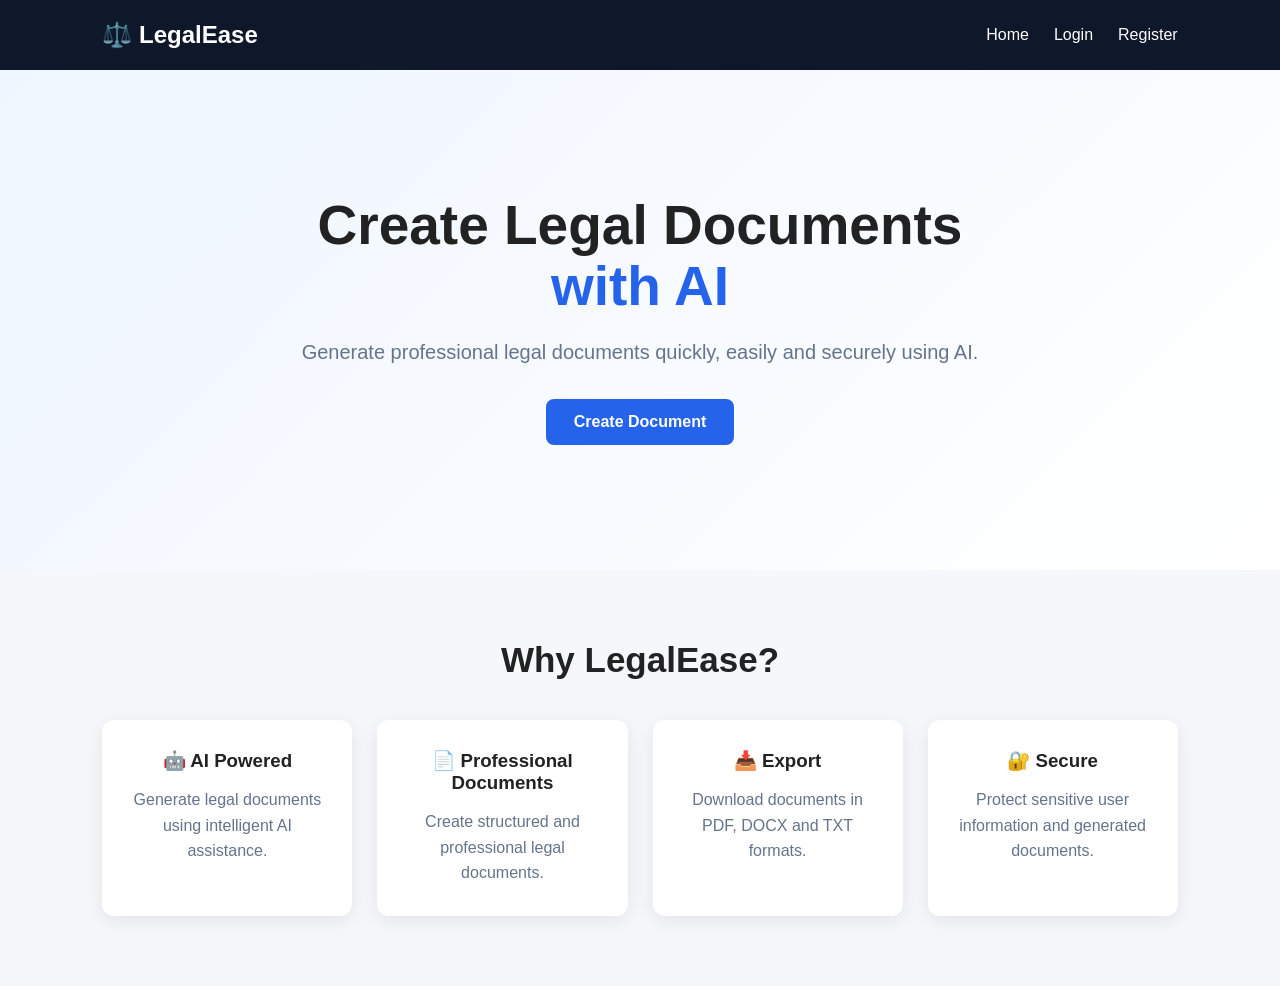
<file: index.html>
<!DOCTYPE html>
<html lang="en">

<head>
    <meta charset="UTF-8">

    <meta name="viewport"
          content="width=device-width, initial-scale=1.0">

    <title>LegalEase - AI Legal Documents</title>

    <link rel="stylesheet"
          href="style.css">
</head>

<body>

    <nav class="navbar">

        <div class="logo">
            ⚖️ LegalEase
        </div>

        <div class="nav-links">
            <a href="/">Home</a>
            <a href="login.html">Login</a>
            <a href="register.html">Register</a>
        </div>

    </nav>


    <section class="hero">

        <div class="hero-content">

            <h1>
                Create Legal Documents
                <span>with AI</span>
            </h1>

            <p>
                Generate professional legal documents
                quickly, easily and securely using AI.
            </p>

            <a href="create_document.html"
               class="btn">
                Create Document
            </a>

        </div>

    </section>


    <section class="features">

        <h2>Why LegalEase?</h2>

        <div class="feature-container">

            <div class="feature-card">
                <h3>🤖 AI Powered</h3>
                <p>
                    Generate legal documents using
                    intelligent AI assistance.
                </p>
            </div>

            <div class="feature-card">
                <h3>📄 Professional Documents</h3>
                <p>
                    Create structured and professional
                    legal documents.
                </p>
            </div>

            <div class="feature-card">
                <h3>📥 Export</h3>
                <p>
                    Download documents in PDF,
                    DOCX and TXT formats.
                </p>
            </div>

            <div class="feature-card">
                <h3>🔐 Secure</h3>
                <p>
                    Protect sensitive user information
                    and generated documents.
                </p>
            </div>

        </div>

    </section>

</body>

</html>
</file>
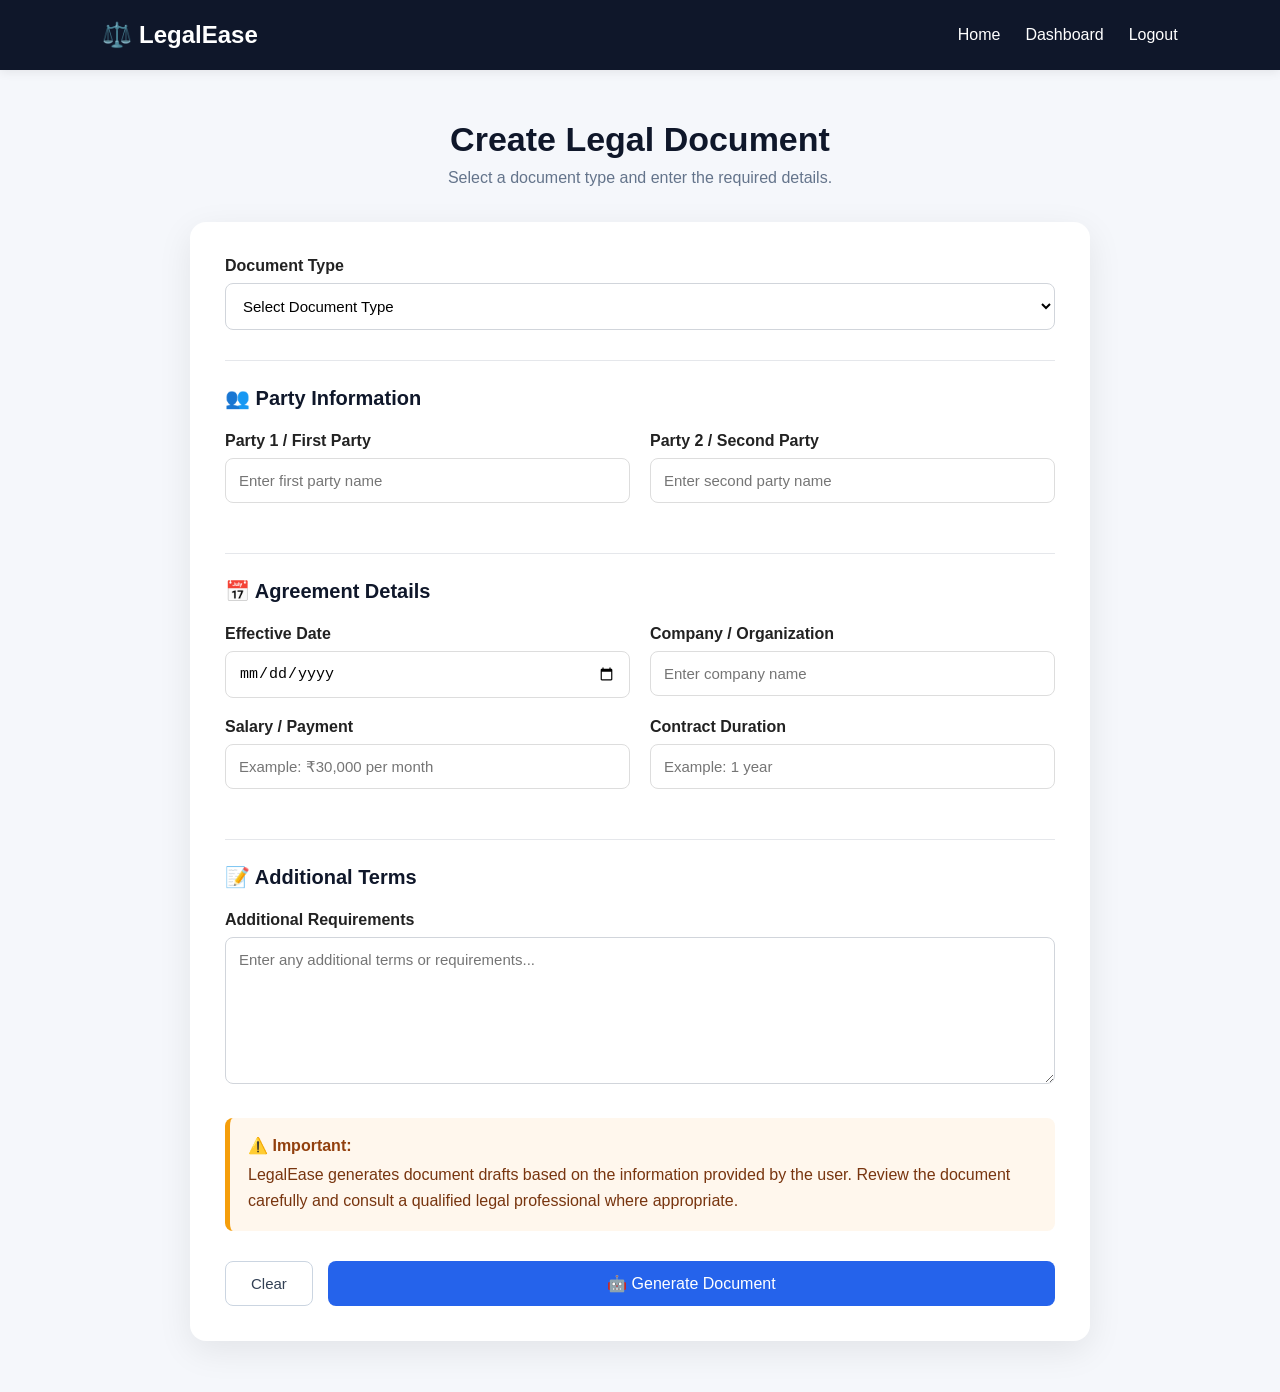
<file: create_document.html>
<!DOCTYPE html>
<html lang="en">

<head>

    <meta charset="UTF-8">

    <meta name="viewport"
          content="width=device-width, initial-scale=1.0">

    <title>LegalEase - Create Document</title>

    <link rel="stylesheet"
          href="style.css">

</head>


<body>


<!-- ================= NAVBAR ================= -->

<nav class="navbar">

    <div class="logo">
        ⚖️ LegalEase
    </div>


    <div class="nav-links">

        <a href="index.html">
            Home
        </a>

        <a href="dashboard.html">
            Dashboard
        </a>

        <a href="login.html">
            Logout
        </a>

    </div>

</nav>


<!-- ================= PAGE ================= -->

<div class="document-container">


    <div class="document-header">

        <h1>
            Create Legal Document
        </h1>

        <p>
            Select a document type and enter the required details.
        </p>

    </div>


    <!-- ================= FORM ================= -->

    <form
       action="/generate-document" method="POST" class="document-form">


        <!-- Document Type -->

        <div class="form-group">

            <label for="document_type">
                Document Type
            </label>

            <select
                id="document_type"
                name="document_type"
                required
                onchange="showFields()">

                <option value="">
                    Select Document Type
                </option>

                <option value="Employment Contract">
                    Employment Contract
                </option>

                <option value="NDA">
                    Non-Disclosure Agreement (NDA)
                </option>

                <option value="Lease Agreement">
                    Lease Agreement
                </option>

                <option value="Business Agreement">
                    Business Agreement
                </option>

            </select>

        </div>


        <!-- ================= COMMON DETAILS ================= -->

        <div class="form-section">

            <h2>
                👥 Party Information
            </h2>


            <div class="two-column">


                <!-- Party 1 -->

                <div class="form-group">

                    <label>
                        Party 1 / First Party
                    </label>

                    <input
                        type="text"
                        name="party1"
                        placeholder="Enter first party name"
                        required>

                </div>


                <!-- Party 2 -->

                <div class="form-group">

                    <label>
                        Party 2 / Second Party
                    </label>

                    <input
                        type="text"
                        name="party2"
                        placeholder="Enter second party name"
                        required>

                </div>


            </div>

        </div>


        <!-- ================= BASIC DETAILS ================= -->

        <div class="form-section">

            <h2>
                📅 Agreement Details
            </h2>


            <div class="two-column">


                <!-- Effective Date -->

                <div class="form-group">

                    <label>
                        Effective Date
                    </label>

                    <input
                        type="date"
                        name="effective_date"
                        required>

                </div>


                <!-- Company -->

                <div class="form-group">

                    <label>
                        Company / Organization
                    </label>

                    <input
                        type="text"
                        name="company"
                        placeholder="Enter company name">

                </div>


            </div>


            <div class="two-column">


                <!-- Salary -->

                <div class="form-group">

                    <label>
                        Salary / Payment
                    </label>

                    <input
                        type="text"
                        name="salary"
                        placeholder="Example: ₹30,000 per month">

                </div>


                <!-- Duration -->

                <div class="form-group">

                    <label>
                        Contract Duration
                    </label>

                    <input
                        type="text"
                        name="duration"
                        placeholder="Example: 1 year">

                </div>


            </div>

        </div>


        <!-- ================= ADDITIONAL TERMS ================= -->

        <div class="form-section">

            <h2>
                📝 Additional Terms
            </h2>


            <div class="form-group">

                <label>
                    Additional Requirements
                </label>

                <textarea
                    name="additional_terms"
                    rows="7"
                    placeholder="Enter any additional terms or requirements..."></textarea>

            </div>

        </div>


        <!-- ================= NOTICE ================= -->

        <div class="legal-notice">

            <strong>⚠️ Important:</strong>

            <p>
                LegalEase generates document drafts based on the
                information provided by the user. Review the document
                carefully and consult a qualified legal professional
                where appropriate.
            </p>

        </div>


        <!-- ================= BUTTON ================= -->

        <div class="form-actions">

            <button
                type="reset"
                class="reset-btn">

                Clear

            </button>


            <button
                type="submit"
                class="generate-btn">

                🤖 Generate Document

            </button>

        </div>


    </form>

</div>


<!-- ================= JAVASCRIPT ================= -->

<script>

function showFields() {

    const documentType =
        document.getElementById("document_type").value;

    console.log(
        "Selected document:",
        documentType
    );

}

</script>


</body>

</html>
</file>
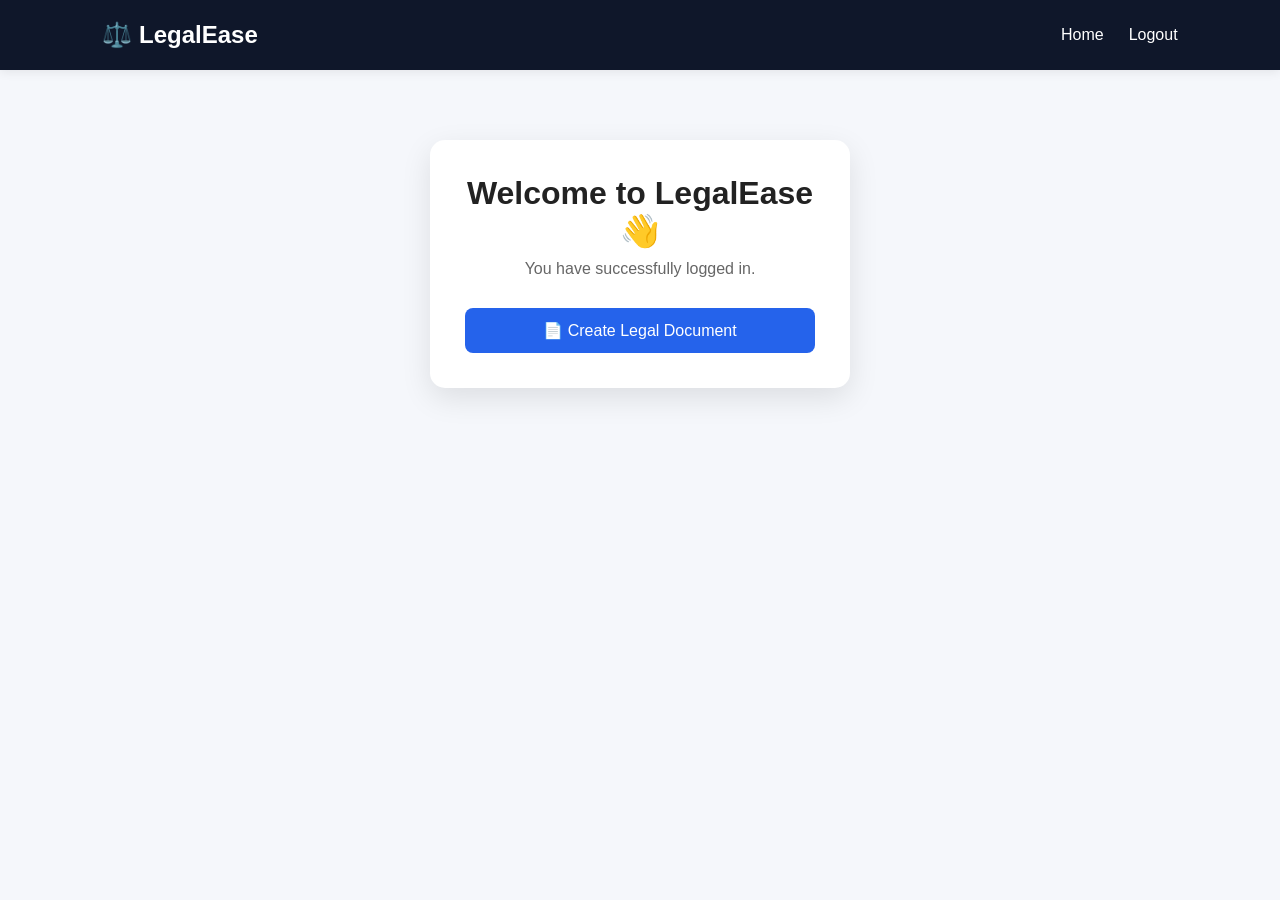
<file: dashboard.html>
<!DOCTYPE html>

<html lang="en">

<head>

    <meta charset="UTF-8">

    <meta name="viewport"
          content="width=device-width, initial-scale=1.0">

    <title>LegalEase Dashboard</title>

    <link rel="stylesheet"
          href="style.css">

</head>

<body>

    <nav class="navbar">

        <div class="logo">
            ⚖️ LegalEase
        </div>

        <div class="nav-links">

            <a href="index.html">
                Home
            </a>

            <a href="login.html">
                Logout
            </a>

        </div>

    </nav>


    <div class="auth-container">

        <h1>
            Welcome to LegalEase 👋
        </h1>

        <p>
            You have successfully logged in.
        </p>

        <button
            class="generate-btn">

            📄 Create Legal Document

        </button>

    </div>

</body>

</html>
</file>
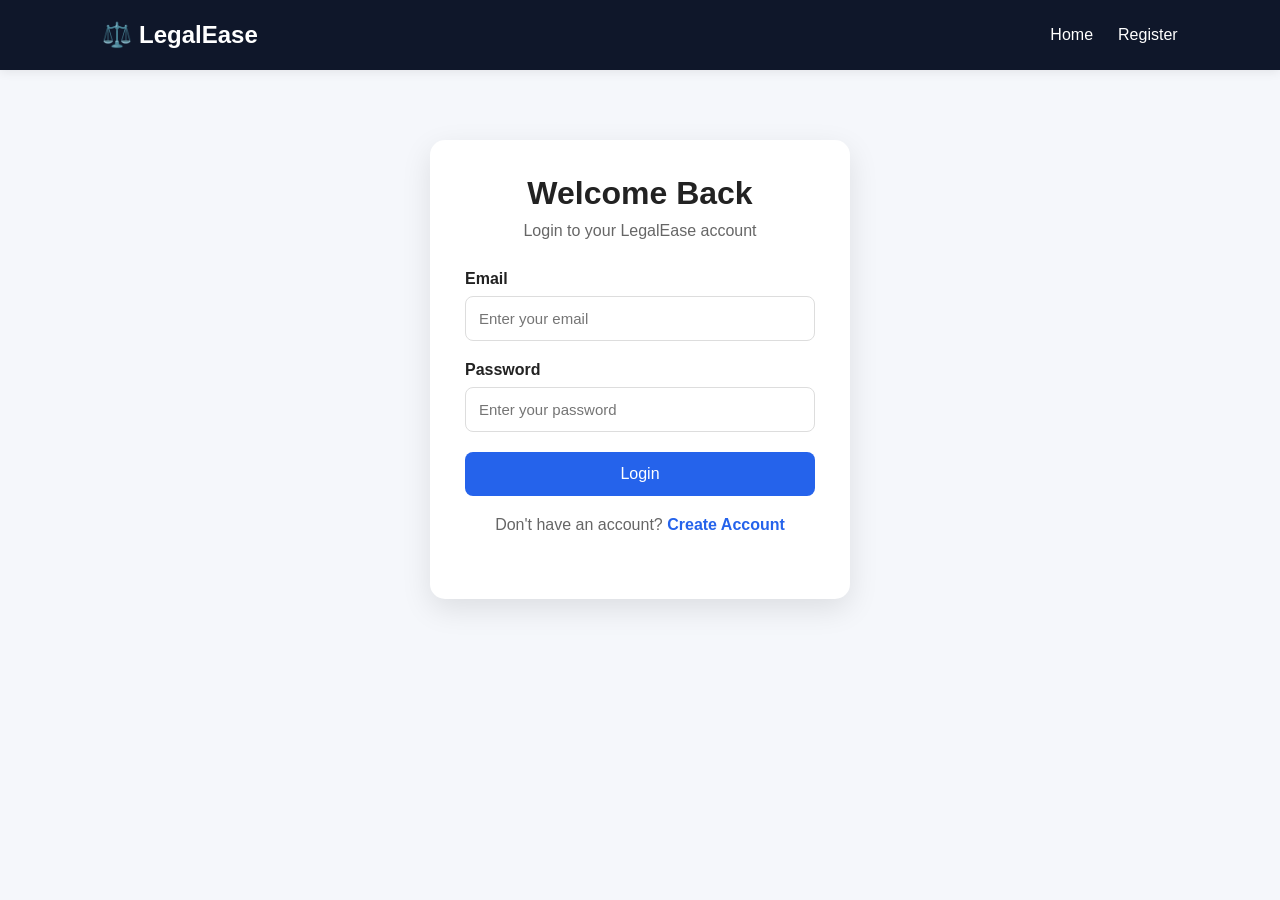
<file: login.html>
<!DOCTYPE html>
<html lang="en">

<head>

    <meta charset="UTF-8">

    <meta name="viewport"
          content="width=device-width, initial-scale=1.0">

    <title>LegalEase - Login</title>

    <link rel="stylesheet"
          href="style.css">

</head>

<body>

    <!-- Navbar -->

    <nav class="navbar">

        <div class="logo">
            ⚖️ LegalEase
        </div>

        <div class="nav-links">

            <a href="index.html">
                Home
            </a>

            <a href="register.html">
                Register
            </a>

        </div>

    </nav>


    <!-- Login -->

    <div class="auth-container">

        <h1>Welcome Back</h1>

        <p>
            Login to your LegalEase account
        </p>


        <form action="/login" method="POST">

            <!-- Email -->

            <div class="form-group">

                <label>Email</label>

                <input
                    type="email"
                    name="email"
                    placeholder="Enter your email"
                    required
                >

            </div>


            <!-- Password -->

            <div class="form-group">

                <label>Password</label>

                <input
                    type="password"
                    name="password"
                    placeholder="Enter your password"
                    required
                >

            </div>


            <!-- Login -->

            <button
                type="submit"
                class="generate-btn">

                Login

            </button>

        </form>


        <p class="auth-link">

            Don't have an account?

            <a href="register.html">
                Create Account
            </a>

        </p>

    </div>

</body>

</html>
</file>
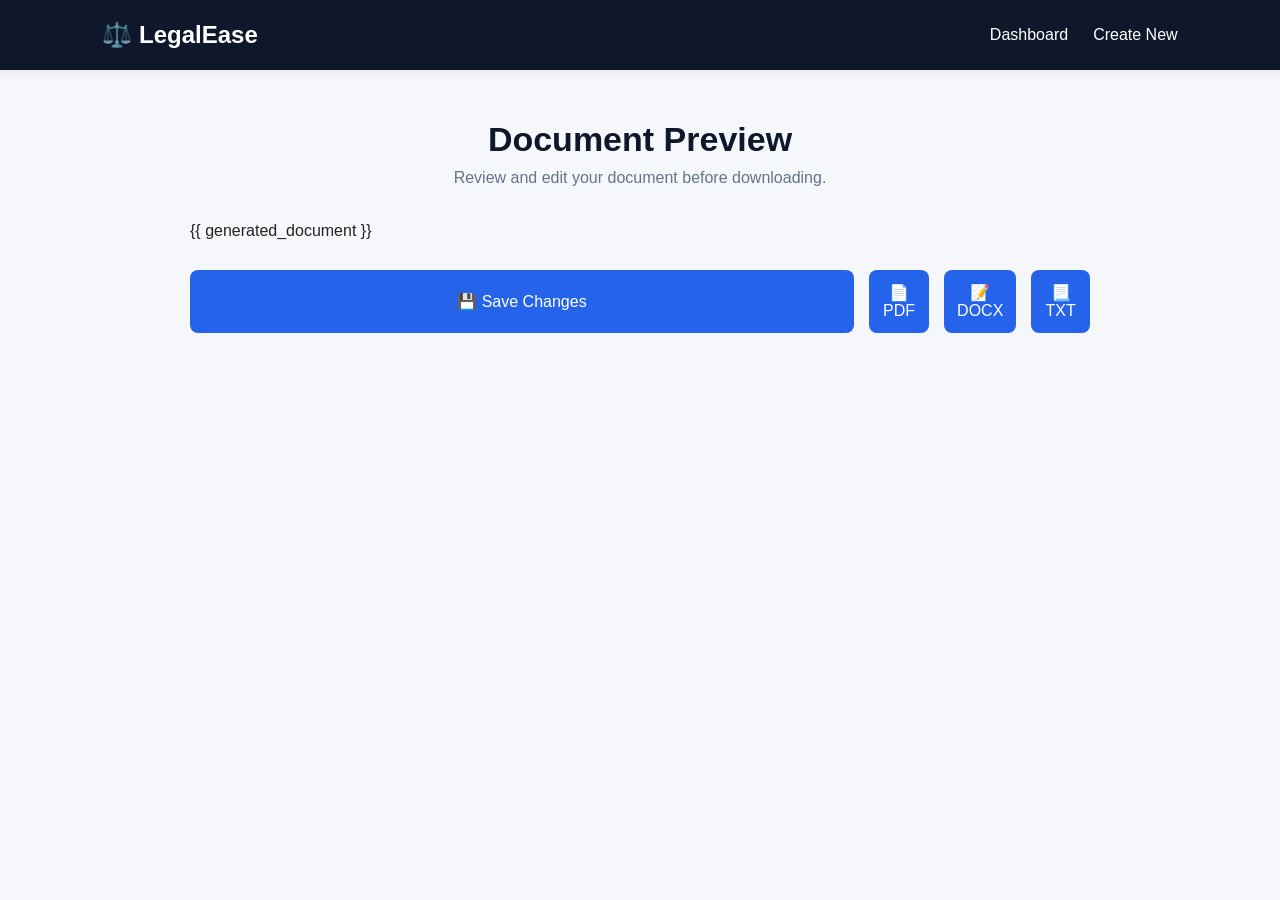
<file: preview.html>
<!DOCTYPE html>

<html lang="en">

<head>

    <meta charset="UTF-8">

    <meta name="viewport"
          content="width=device-width, initial-scale=1.0">

    <title>LegalEase - Document Preview</title>

    <link rel="stylesheet"
          href="style.css">

</head>


<body>

<nav class="navbar">

    <div class="logo">
        ⚖️ LegalEase
    </div>

    <div class="nav-links">

        <a href="/dashboard">
            Dashboard
        </a>

        <a href="/create-document">
            Create New
        </a>

    </div>

</nav>


<div class="document-container">

    <div class="document-header">

        <h1>
            Document Preview
        </h1>

        <p>
            Review and edit your document before downloading.
        </p>

    </div>


    <div
        id="documentContent"
        class="editable-document"
        contenteditable="true"
    >{{ generated_document }}</div>


    <div class="form-actions">

        <button
            type="button"
            class="generate-btn"
            onclick="saveDocument()">

            💾 Save Changes

        </button>


        <form
            action="/download/pdf"
            method="POST"
            onsubmit="return updateDocument(this);">

            <input
                type="hidden"
                name="document"
                value="">

            <button
                type="submit"
                class="generate-btn">

                📄 PDF

            </button>

        </form>


        <form
            action="/download/docx"
            method="POST"
            onsubmit="return updateDocument(this);">

            <input
                type="hidden"
                name="document"
                value="">

            <button
                type="submit"
                class="generate-btn">

                📝 DOCX

            </button>

        </form>


        <form
            action="/download/txt"
            method="POST"
            onsubmit="return updateDocument(this);">

            <input
                type="hidden"
                name="document"
                value="">

            <button
                type="submit"
                class="generate-btn">

                📃 TXT

            </button>

        </form>

    </div>

</div>


<script>

function updateDocument(form) {

    const content =
        document.getElementById(
            "documentContent"
        ).innerText;

    form.querySelector(
        'input[name="document"]'
    ).value = content;

    return true;
}


function saveDocument() {

    const content =
        document.getElementById(
            "documentContent"
        ).innerText;

    localStorage.setItem(
        "legalEaseDocument",
        content
    );

    alert(
        "Document changes saved!"
    );
}

</script>

</body>

</html>
</file>
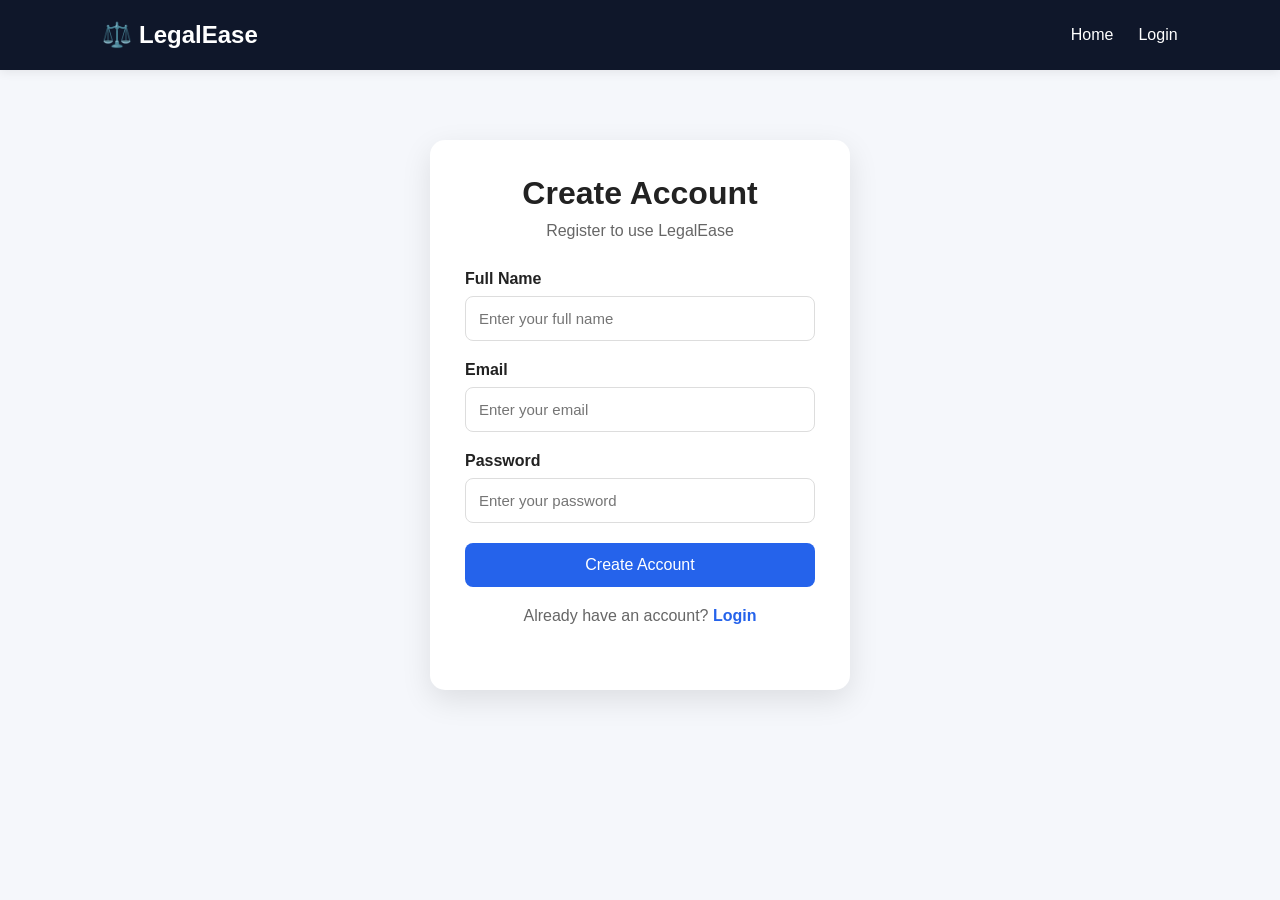
<file: register.html>
<!DOCTYPE html>
<html lang="en">

<head>

    <meta charset="UTF-8">

    <meta name="viewport"
          content="width=device-width, initial-scale=1.0">

    <title>LegalEase - Register</title>

    <link rel="stylesheet"
          href="style.css">

</head>

<body>

    <!-- Navbar -->

    <nav class="navbar">

        <div class="logo">
            ⚖️ LegalEase
        </div>

        <div class="nav-links">

            <a href="index.html">Home</a>

            <a href="login.html">
                Login
            </a>

        </div>

    </nav>


    <!-- Register Container -->

    <div class="auth-container">

        <h1>Create Account</h1>

        <p>
            Register to use LegalEase
        </p>


        <form action="/register" method="POST">

            <!-- Name -->

            <div class="form-group">

                <label>Full Name</label>

                <input
                    type="text"
                    name="name"
                    placeholder="Enter your full name"
                    required
                >

            </div>


            <!-- Email -->

            <div class="form-group">

                <label>Email</label>

                <input
                    type="email"
                    name="email"
                    placeholder="Enter your email"
                    required
                >

            </div>


            <!-- Password -->

            <div class="form-group">

                <label>Password</label>

                <input
                    type="password"
                    name="password"
                    placeholder="Enter your password"
                    required
                >

            </div>


            <!-- Register -->

            <button
                type="submit"
                class="generate-btn">

                Create Account

            </button>

        </form>


        <p class="auth-link">

            Already have an account?

            <a href="login.html">
                Login
            </a>

        </p>

    </div>

</body>

</html>
</file>
<file: style.css>
* {
    margin: 0;
    padding: 0;
    box-sizing: border-box;
}

body {
    font-family: Arial, sans-serif;
    background: #f5f7fb;
    color: #1e293b;
}


/* Navbar */

.navbar {
    height: 70px;
    padding: 0 8%;
    display: flex;
    justify-content: space-between;
    align-items: center;
    background: white;
    box-shadow: 0 2px 10px rgba(0,0,0,0.08);
}

.logo {
    font-size: 25px;
    font-weight: bold;
    color: #2563eb;
}

.nav-links {
    display: flex;
    gap: 30px;
}

.nav-links a {
    text-decoration: none;
    color: #334155;
    font-weight: 500;
}

.nav-links a:hover {
    color: #2563eb;
}


/* Hero */

.hero {
    min-height: 500px;
    display: flex;
    justify-content: center;
    align-items: center;
    text-align: center;

    background: linear-gradient(
        135deg,
        #eff6ff,
        #ffffff
    );
}

.hero-content {
    max-width: 750px;
}

.hero h1 {
    font-size: 55px;
    line-height: 1.1;
    margin-bottom: 25px;
}

.hero h1 span {
    color: #2563eb;
}

.hero p {
    font-size: 20px;
    color: #64748b;
    margin-bottom: 35px;
}


/* Button */

.btn {
    display: inline-block;
    padding: 14px 28px;
    background: #2563eb;
    color: white;
    text-decoration: none;
    border-radius: 8px;
    font-weight: bold;
}

.btn:hover {
    background: #1d4ed8;
}


/* Features */

.features {
    padding: 70px 8%;
    text-align: center;
}

.features h2 {
    font-size: 35px;
    margin-bottom: 40px;
}

.feature-container {
    display: grid;
    grid-template-columns:
        repeat(4, 1fr);

    gap: 25px;
}

.feature-card {
    background: white;
    padding: 30px;
    border-radius: 12px;

    box-shadow:
        0 5px 20px rgba(0,0,0,0.08);
}

.feature-card h3 {
    margin-bottom: 15px;
}

.feature-card p {
    color: #64748b;
    line-height: 1.6;
}


@media (max-width: 900px) {

    .feature-container {
        grid-template-columns:
            repeat(2, 1fr);
    }

}


@media (max-width: 600px) {

    .navbar {
        padding: 0 5%;
    }

    .nav-links {
        gap: 10px;
    }

    .hero h1 {
        font-size: 40px;
    }

    .feature-container {
        grid-template-columns: 1fr;
    }

}

* {
    margin: 0;
    padding: 0;
    box-sizing: border-box;
}

body {
    font-family: Arial, sans-serif;
    background: #f5f7fb;
    color: #222;
}


/* Navbar */

.navbar {
    height: 70px;
    background: #0f172a;

    display: flex;
    justify-content: space-between;
    align-items: center;

    padding: 0 8%;
}

.logo {
    color: white;
    font-size: 24px;
    font-weight: bold;
}

.nav-links {
    display: flex;
    gap: 25px;
}

.nav-links a {
    color: white;
    text-decoration: none;
}

.nav-links a:hover {
    color: #f59e0b;
}


/* Authentication */

.auth-container {
    width: 420px;
    max-width: 90%;

    margin: 70px auto;

    background: white;

    padding: 35px;

    border-radius: 15px;

    box-shadow:
        0 10px 30px rgba(0, 0, 0, 0.1);
}

.auth-container h1 {
    text-align: center;
    margin-bottom: 10px;
}

.auth-container > p {
    text-align: center;
    color: #666;
    margin-bottom: 30px;
}


/* Form */

.form-group {
    margin-bottom: 20px;
}

.form-group label {
    display: block;

    margin-bottom: 8px;

    font-weight: bold;
}

.form-group input {
    width: 100%;

    padding: 13px;

    border: 1px solid #ddd;

    border-radius: 8px;

    font-size: 15px;
}

.form-group input:focus {
    outline: none;

    border-color: #2563eb;
}


/* Button */

.generate-btn {
    width: 100%;

    padding: 13px;

    border: none;

    border-radius: 8px;

    background: #2563eb;

    color: white;

    font-size: 16px;

    cursor: pointer;
}

.generate-btn:hover {
    background: #1d4ed8;
}


/* Link */

.auth-link {
    margin-top: 20px;
}

.auth-link a {
    color: #2563eb;
    text-decoration: none;
    font-weight: bold;
}


/* Mobile */

@media (max-width: 600px) {

    .navbar {
        padding: 0 5%;
    }

    .nav-links {
        gap: 10px;
    }

    .auth-container {
        margin-top: 40px;
        padding: 25px;
    }
}

/* =====================================
   CREATE DOCUMENT PAGE
===================================== */

.document-container {

    width: 900px;

    max-width: 92%;

    margin: 50px auto;

}


.document-header {

    text-align: center;

    margin-bottom: 35px;

}


.document-header h1 {

    font-size: 34px;

    color: #0f172a;

    margin-bottom: 10px;

}


.document-header p {

    color: #64748b;

    font-size: 16px;

}


/* Form */

.document-form {

    background: white;

    padding: 35px;

    border-radius: 16px;

    box-shadow:
        0 10px 35px rgba(0, 0, 0, 0.08);

}


/* Sections */

.form-section {

    margin-top: 30px;

    padding-top: 25px;

    border-top: 1px solid #e5e7eb;

}


.form-section h2 {

    font-size: 20px;

    margin-bottom: 22px;

    color: #0f172a;

}


/* Two columns */

.two-column {

    display: grid;

    grid-template-columns: 1fr 1fr;

    gap: 20px;

}


/* Select */

.form-group select {

    width: 100%;

    padding: 13px;

    border: 1px solid #d1d5db;

    border-radius: 8px;

    background: white;

    font-size: 15px;

}


/* Textarea */

.form-group textarea {

    width: 100%;

    padding: 13px;

    border: 1px solid #d1d5db;

    border-radius: 8px;

    resize: vertical;

    font-family: Arial, sans-serif;

    font-size: 15px;

}


/* Legal notice */

.legal-notice {

    margin-top: 30px;

    padding: 18px;

    background: #fff7ed;

    border-left: 5px solid #f59e0b;

    border-radius: 8px;

}


.legal-notice strong {

    color: #92400e;

}


.legal-notice p {

    margin-top: 7px;

    color: #78350f;

    line-height: 1.6;

}


/* Buttons */

.form-actions {

    display: flex;

    justify-content: flex-end;

    gap: 15px;

    margin-top: 30px;

}


.reset-btn {

    padding: 13px 25px;

    border: 1px solid #cbd5e1;

    background: white;

    color: #334155;

    border-radius: 8px;

    cursor: pointer;

    font-size: 15px;

}


.reset-btn:hover {

    background: #f1f5f9;

}


/* Mobile */

@media (max-width: 700px) {

    .two-column {

        grid-template-columns: 1fr;

    }


    .document-form {

        padding: 22px;

    }


    .document-header h1 {

        font-size: 27px;

    }


    .form-actions {

        flex-direction: column;

    }


    .form-actions button {

        width: 100%;

    }

}
</file>
